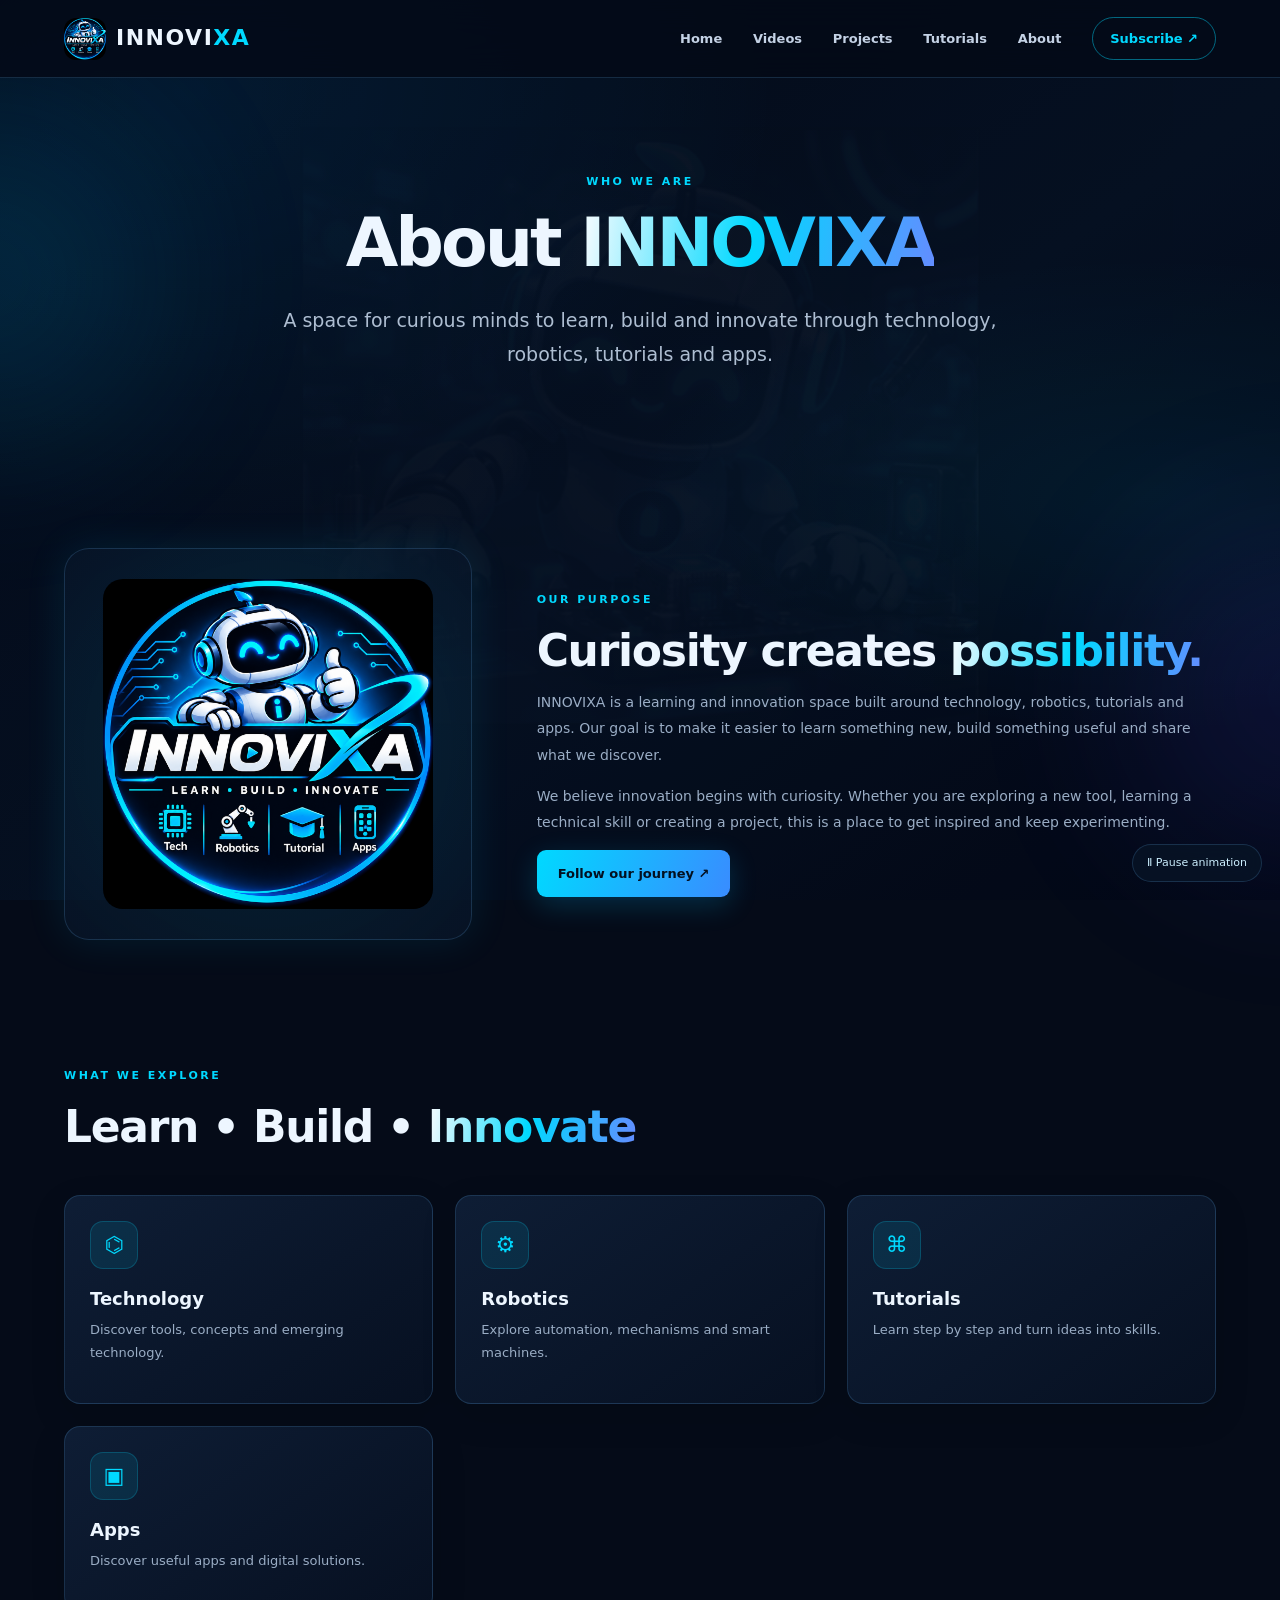
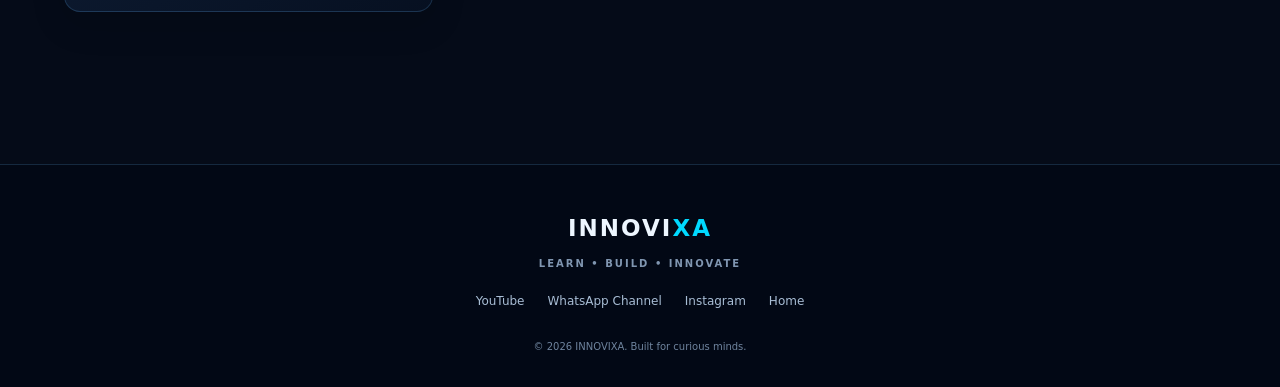
<file: about.html>
<!doctype html>
<html lang="en">
<head>
  <title>About | INNOVIXA</title>
  <meta charset="utf-8">
  <meta name="viewport" content="width=device-width, initial-scale=1">
  <meta name="theme-color" content="#030816">
  <link rel="icon" type="image/png" href="assets/innovixa-logo.png">
  <link rel="stylesheet" href="styles.css">
</head>
<body>
  <div class="robot-backdrop" aria-hidden="true"></div>
  <button class="motion-toggle" type="button" aria-pressed="false" aria-label="Pause background animation">Ⅱ Pause animation</button>
  <div class="ambient ambient-one"></div><div class="ambient ambient-two"></div>
  <header class="site-header">
    <a class="brand" href="index.html"><img src="assets/innovixa-logo.png" alt="INNOVIXA logo"><span>INNOVI<span class="cyan">XA</span></span></a>
    <button class="menu-toggle" aria-label="Toggle navigation" aria-expanded="false">☰</button>
    <nav id="nav">
      <a href="index.html">Home</a><a href="videos.html">Videos</a><a href="projects.html">Projects</a><a href="index.html#tutorials">Tutorials</a><a href="about.html">About</a>
      <a class="nav-cta" href="https://www.youtube.com/@INNOVIXA" target="_blank" rel="noopener">Subscribe ↗</a>
    </nav>
  </header>

  <main>
    <section class="section page-hero">
      <div class="eyebrow">WHO WE ARE</div>
      <h1>About <span class="gradient-text">INNOVIXA</span></h1>
      <p class="hero-lead">A space for curious minds to learn, build and innovate through technology, robotics, tutorials and apps.</p>
    </section>
    <section class="section about-section about-page">
      <div class="about-logo"><img src="assets/innovixa-logo.png" alt="INNOVIXA logo"></div>
      <div><div class="eyebrow">OUR PURPOSE</div><h2>Curiosity creates <span class="gradient-text">possibility.</span></h2>
      <p>INNOVIXA is a learning and innovation space built around technology, robotics, tutorials and apps. Our goal is to make it easier to learn something new, build something useful and share what we discover.</p>
      <p>We believe innovation begins with curiosity. Whether you are exploring a new tool, learning a technical skill or creating a project, this is a place to get inspired and keep experimenting.</p>
      <a class="button primary" href="https://www.youtube.com/@INNOVIXA" target="_blank" rel="noopener">Follow our journey ↗</a></div>
    </section>
    <section class="section sub-section">
      <div class="section-heading"><div><div class="eyebrow">WHAT WE EXPLORE</div><h2>Learn • Build • <span class="gradient-text">Innovate</span></h2></div></div>
      <div class="topic-grid">
        <article class="topic-card"><div class="topic-icon">⌬</div><h3>Technology</h3><p>Discover tools, concepts and emerging technology.</p></article>
        <article class="topic-card"><div class="topic-icon">⚙</div><h3>Robotics</h3><p>Explore automation, mechanisms and smart machines.</p></article>
        <article class="topic-card"><div class="topic-icon">⌘</div><h3>Tutorials</h3><p>Learn step by step and turn ideas into skills.</p></article>
        <article class="topic-card"><div class="topic-icon">▣</div><h3>Apps</h3><p>Discover useful apps and digital solutions.</p></article>
      </div>
    </section>
  </main>
  <footer><a class="footer-brand" href="index.html">INNOVI<span class="cyan">XA</span></a><p>LEARN <b>•</b> BUILD <b>•</b> INNOVATE</p><div class="footer-links"><a href="https://www.youtube.com/@INNOVIXA" target="_blank" rel="noopener">YouTube</a><a href="https://whatsapp.com/channel/0029Vb9S3fqEFeXifUevcA2J" target="_blank" rel="noopener">WhatsApp Channel</a><a href="https://www.instagram.com/innovixaa/" target="_blank" rel="noopener">Instagram</a><a href="index.html">Home</a></div><small>© <span id="year"></span> INNOVIXA. Built for curious minds.</small></footer>
  <script src="script.js"></script>
</body>
</html>
</file>
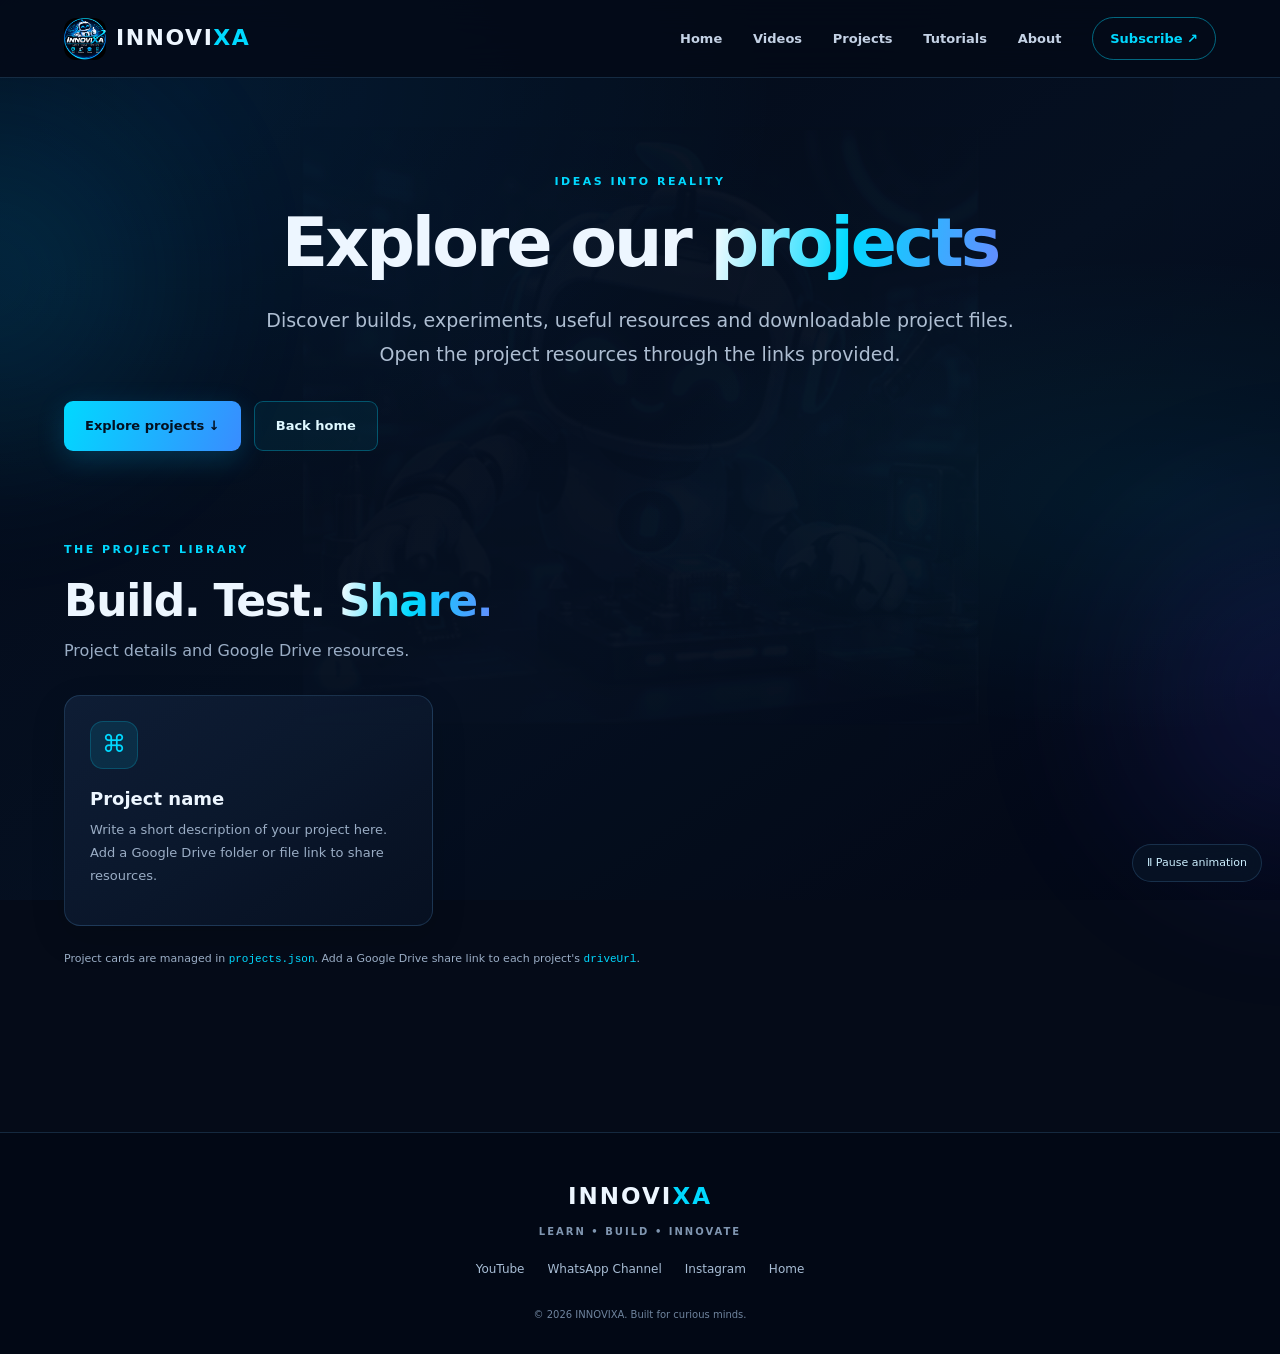
<file: projects.html>
<!doctype html>
<html lang="en">
<head>
  <title>Projects | INNOVIXA</title>
  <meta charset="utf-8">
  <meta name="viewport" content="width=device-width, initial-scale=1">
  <meta name="theme-color" content="#030816">
  <link rel="icon" type="image/png" href="assets/innovixa-logo.png">
  <link rel="stylesheet" href="styles.css">
</head>
<body>
  <div class="robot-backdrop" aria-hidden="true"></div>
  <button class="motion-toggle" type="button" aria-pressed="false" aria-label="Pause background animation">Ⅱ Pause animation</button>
  <div class="ambient ambient-one"></div><div class="ambient ambient-two"></div>
  <header class="site-header">
    <a class="brand" href="index.html"><img src="assets/innovixa-logo.png" alt="INNOVIXA logo"><span>INNOVI<span class="cyan">XA</span></span></a>
    <button class="menu-toggle" aria-label="Toggle navigation" aria-expanded="false">☰</button>
    <nav id="nav">
      <a href="index.html">Home</a><a href="videos.html">Videos</a><a href="projects.html">Projects</a><a href="index.html#tutorials">Tutorials</a><a href="about.html">About</a>
      <a class="nav-cta" href="https://www.youtube.com/@INNOVIXA" target="_blank" rel="noopener">Subscribe ↗</a>
    </nav>
  </header>

  <main>
    <section class="section page-hero">
      <div class="eyebrow">IDEAS INTO REALITY</div>
      <h1>Explore our <span class="gradient-text">projects</span></h1>
      <p class="hero-lead">Discover builds, experiments, useful resources and downloadable project files. Open the project resources through the links provided.</p>
      <div class="hero-actions"><a class="button primary" href="#project-list">Explore projects ↓</a><a class="button secondary" href="index.html">Back home</a></div>
    </section>
    <section class="section sub-section" id="project-list">
      <div class="section-heading"><div><div class="eyebrow">THE PROJECT LIBRARY</div><h2>Build. Test. <span class="gradient-text">Share.</span></h2><p>Project details and Google Drive resources.</p></div></div>
      <div id="project-grid" class="project-grid"></div>
      <p class="edit-note">Project cards are managed in <code>projects.json</code>. Add a Google Drive share link to each project's <code>driveUrl</code>.</p>
    </section>
  </main>
  <footer><a class="footer-brand" href="index.html">INNOVI<span class="cyan">XA</span></a><p>LEARN <b>•</b> BUILD <b>•</b> INNOVATE</p><div class="footer-links"><a href="https://www.youtube.com/@INNOVIXA" target="_blank" rel="noopener">YouTube</a><a href="https://whatsapp.com/channel/0029Vb9S3fqEFeXifUevcA2J" target="_blank" rel="noopener">WhatsApp Channel</a><a href="https://www.instagram.com/innovixaa/" target="_blank" rel="noopener">Instagram</a><a href="index.html">Home</a></div><small>© <span id="year"></span> INNOVIXA. Built for curious minds.</small></footer>
  <script src="script.js"></script>
</body>
</html>
</file>
<file: styles.css>
:root{color-scheme:dark;--bg:#050b18;--text:#edf6ff;--muted:#9aadc5;--cyan:#00d9ff;--line:rgba(105,190,255,.18);--max:1180px}
*{box-sizing:border-box}html{scroll-behavior:smooth;scroll-padding-top:90px}body{margin:0;min-width:320px;background:#050b18;color:var(--text);font-family:Inter,system-ui,-apple-system,"Segoe UI",sans-serif;line-height:1.65;overflow-x:hidden}
body:before{content:"";position:fixed;inset:0;z-index:-3;pointer-events:none;background:radial-gradient(ellipse at 15% 10%,rgba(0,153,255,.13),transparent 38%),radial-gradient(ellipse at 90% 55%,rgba(0,220,255,.08),transparent 34%),linear-gradient(145deg,#050b18,#071326 55%,#030816)}
a{color:inherit;text-decoration:none}img{display:block;max-width:100%;height:auto}button{font:inherit}
.robot-backdrop{position:fixed;inset:0;z-index:-2;pointer-events:none;background:linear-gradient(90deg,rgba(3,8,22,.93),rgba(3,8,22,.86)),url("assets/robot-workshop.gif") center 42%/min(680px,75vw) auto no-repeat;opacity:.22;filter:saturate(.75)}
.ambient{position:fixed;width:340px;height:340px;border-radius:50%;filter:blur(90px);opacity:.12;pointer-events:none;z-index:-1;animation:drift 14s ease-in-out infinite alternate}.ambient-one{background:#00bfff;top:12%;left:-180px}.ambient-two{background:#514bff;right:-190px;bottom:4%;animation-delay:-6s}
@keyframes drift{to{transform:translate(55px,-35px) scale(1.15)}}@keyframes float{50%{transform:translateY(-13px)}}@keyframes spin{to{rotate:360deg}}
.site-header{height:78px;padding:0 max(5vw,24px);display:flex;align-items:center;justify-content:space-between;gap:28px;position:sticky;top:0;z-index:20;background:rgba(4,10,23,.84);border-bottom:1px solid var(--line);backdrop-filter:blur(18px)}
.brand{display:flex;align-items:center;gap:10px;font-weight:900;font-size:22px;letter-spacing:1.5px;white-space:nowrap}.brand img{width:42px;height:42px;object-fit:contain;border-radius:12px}.cyan{color:var(--cyan)}
nav{display:flex;align-items:center;gap:clamp(14px,2.4vw,32px)}nav a{font-size:13px;color:#c4d2e5;font-weight:650;transition:color .2s}nav a:hover{color:var(--cyan)}.nav-cta{padding:10px 17px;border:1px solid rgba(0,217,255,.45);border-radius:30px;color:var(--cyan)}
.menu-toggle{display:none;background:transparent;color:white;border:1px solid var(--line);border-radius:9px;padding:7px 12px;font-size:22px;cursor:pointer}.motion-toggle{position:fixed;right:18px;bottom:18px;z-index:30;border:1px solid var(--line);border-radius:30px;background:rgba(7,19,37,.9);color:#ccefff;padding:9px 14px;font-size:11px;backdrop-filter:blur(12px);cursor:pointer}
.section{width:min(var(--max),90%);margin:0 auto;padding:92px 0}.hero{min-height:calc(100vh - 78px);display:grid;grid-template-columns:1.1fr .9fr;align-items:center;gap:55px;position:relative;padding-top:75px;padding-bottom:100px}
.hero-copy{max-width:650px}.eyebrow{color:var(--cyan);font-size:11px;font-weight:850;letter-spacing:2.5px;text-transform:uppercase;margin-bottom:17px}.pulse{display:inline-block;width:7px;height:7px;background:#31e6b2;border-radius:50%;margin-right:9px;box-shadow:0 0 14px #31e6b2}
h1,h2,h3,p{margin-top:0}h1{font-size:clamp(46px,7vw,82px);line-height:1.04;letter-spacing:-3px;margin-bottom:24px;font-weight:850}h2{font-size:clamp(30px,4vw,44px);line-height:1.15;letter-spacing:-1.3px;margin-bottom:12px}h3{line-height:1.3}.gradient-text{background:linear-gradient(100deg,#eafaff 4%,#00d9ff 48%,#648cff 100%);-webkit-background-clip:text;background-clip:text;color:transparent}
.hero-lead{font-size:clamp(16px,1.6vw,19px);line-height:1.8;color:#aebed2;max-width:620px;margin-bottom:30px}.hero-actions{display:flex;flex-wrap:wrap;gap:13px}.button{display:inline-flex;align-items:center;justify-content:center;gap:9px;padding:13px 21px;border-radius:9px;font-weight:800;font-size:13px;transition:transform .2s,box-shadow .2s}.button:hover{transform:translateY(-3px)}.button.primary{background:linear-gradient(110deg,#00d9ff,#398cff);color:#031020;box-shadow:0 8px 28px rgba(0,190,255,.2)}.button.secondary{border:1px solid rgba(0,217,255,.3);background:rgba(0,217,255,.06);color:#dff8ff}
.hero-tags{display:flex;align-items:center;gap:13px;margin-top:34px;color:#91a8c2;font-size:10px;font-weight:800;letter-spacing:1.6px}.hero-tags i{width:4px;height:4px;background:var(--cyan);border-radius:50%}
.hero-art{min-height:440px;display:grid;place-items:center;position:relative;isolation:isolate}.logo-frame{width:min(390px,78%);aspect-ratio:1;display:grid;place-items:center;border-radius:34px;background:radial-gradient(circle,rgba(0,202,255,.13),rgba(7,19,38,.62) 65%);border:1px solid rgba(0,217,255,.2);box-shadow:0 0 45px rgba(0,205,255,.12),inset 0 0 55px rgba(0,180,255,.08);animation:float 6s ease-in-out infinite}.logo-frame img{width:78%;height:78%;object-fit:contain;border-radius:24px;filter:drop-shadow(0 15px 28px rgba(0,0,0,.3))}
.orbit{position:absolute;width:95%;height:64%;border:1px solid rgba(0,217,255,.23);border-radius:50%;transform:rotate(-28deg);z-index:-1;animation:spin 24s linear infinite}.orbit-b{width:110%;height:45%;transform:rotate(40deg);border-color:rgba(100,130,255,.22);animation-direction:reverse}.float-chip{position:absolute;padding:9px 15px;border:1px solid rgba(0,217,255,.28);border-radius:9px;background:rgba(7,20,39,.88);color:#c9f6ff;font-size:10px;font-weight:850;letter-spacing:1.3px;box-shadow:0 0 30px rgba(0,205,255,.1)}.chip-top{top:12%;right:0}.chip-bottom{bottom:12%;left:0}.scroll-cue{position:absolute;bottom:30px;left:0;color:#7791ae;font-size:9px;letter-spacing:2px;font-weight:800}.scroll-cue span{color:var(--cyan);margin-left:10px}
.section-heading{display:flex;justify-content:space-between;align-items:end;gap:25px;margin-bottom:30px}.section-heading p{color:var(--muted);margin:0}.text-link,.card-link{color:var(--cyan);font-size:12px;font-weight:800}
.video-grid,.project-grid,.topic-grid{display:grid;grid-template-columns:repeat(3,minmax(0,1fr));gap:22px}.video-card,.project-card,.topic-card{min-width:0;overflow:hidden;border:1px solid var(--line);border-radius:16px;background:linear-gradient(145deg,rgba(15,31,55,.94),rgba(7,17,34,.94));box-shadow:0 12px 35px rgba(0,0,0,.13);transition:transform .25s,border-color .25s,box-shadow .25s}.video-card:hover,.project-card:hover,.topic-card:hover{transform:translateY(-6px);border-color:rgba(0,217,255,.48);box-shadow:0 18px 40px rgba(0,160,255,.1)}
.video-thumbnail{position:relative;width:100%;aspect-ratio:16/9;overflow:hidden;background:#0b1930}.video-thumbnail img{width:100%;height:100%;object-fit:cover;transition:transform .4s}.video-card:hover .video-thumbnail img{transform:scale(1.045)}.video-type{position:absolute;right:12px;top:12px;padding:5px 10px;border-radius:30px;background:var(--cyan);color:#031020;font-size:9px;font-weight:900;letter-spacing:1px}.video-type.short-label{background:#ff4d83;color:white}.video-info{padding:17px}.video-info h3{font-size:14px;margin-bottom:8px;color:#edf8ff}.video-info p{font-size:11px;color:var(--muted);margin-bottom:12px}
.project-card{padding:25px}.project-symbol,.topic-icon{width:48px;height:48px;display:grid;place-items:center;border-radius:13px;background:rgba(0,217,255,.1);border:1px solid rgba(0,217,255,.2);color:var(--cyan);font-size:24px;margin-bottom:18px}.project-card h3,.topic-card h3{font-size:18px;margin-bottom:9px}.project-card p,.topic-card p{font-size:13px;color:var(--muted);line-height:1.75}.project-card .button{margin-top:8px}.project-card .card-link{display:inline-block;margin:14px 0 0 12px}
.page-hero{text-align:center;padding-top:95px;padding-bottom:55px}.page-hero h1{font-size:clamp(42px,6vw,68px)}.page-hero .hero-lead{margin-left:auto;margin-right:auto;max-width:760px}.sub-section{padding-top:35px}.edit-note{font-size:11px;color:var(--muted);margin-top:24px}.edit-note code{color:var(--cyan)}
.about-section{display:grid;grid-template-columns:.75fr 1.25fr;gap:65px;align-items:center}.about-logo{display:grid;place-items:center;padding:30px;border:1px solid var(--line);border-radius:25px;background:radial-gradient(circle,rgba(0,217,255,.13),rgba(9,22,42,.7));box-shadow:0 0 40px rgba(0,205,255,.1)}.about-logo img{width:min(100%,330px);aspect-ratio:1;object-fit:contain;border-radius:20px}.about-section p{color:var(--muted);font-size:14px;line-height:1.9}.topic-card{padding:25px}.topic-icon{font-size:22px}
.video-filters{display:flex;flex-wrap:wrap;gap:10px;margin:25px 0}.video-filter{padding:10px 20px;border-radius:30px;border:1px solid rgba(0,217,255,.25);background:rgba(9,21,42,.9);color:var(--text);font-size:12px;font-weight:800;cursor:pointer;transition:.2s}.video-filter:hover,.video-filter.active{background:linear-gradient(110deg,#00cfff,#168cff);color:#030816;border-color:var(--cyan)}
.loading-card,.empty-card{grid-column:1/-1;padding:30px;text-align:center;border:1px dashed var(--line);border-radius:12px;color:var(--muted)}footer{margin-top:60px;padding:45px 5vw 28px;text-align:center;border-top:1px solid var(--line);background:rgba(3,9,20,.65)}.footer-brand{font-size:23px;font-weight:900;letter-spacing:2px}footer p{margin:8px 0 20px;color:#8096b1;font-size:10px;font-weight:800;letter-spacing:2px}.footer-links{display:flex;justify-content:center;flex-wrap:wrap;gap:23px;margin:20px 0}.footer-links a{font-size:12px;color:#a8bdd5}.footer-links a:hover{color:var(--cyan)}footer small{font-size:10px;color:#6f849e}
.reveal{opacity:0;transform:translateY(22px);transition:opacity .7s ease,transform .7s ease}.reveal.is-visible{opacity:1;transform:none}.motion-paused *, .motion-paused *:before,.motion-paused *:after{animation-play-state:paused!important;scroll-behavior:auto!important}
@media(max-width:850px){.hero{grid-template-columns:1fr;gap:15px;min-height:auto;padding-top:85px;text-align:center}.hero-copy{margin:auto}.hero-actions,.hero-tags{justify-content:center}.hero-art{min-height:390px}.scroll-cue{left:50%;transform:translateX(-50%);white-space:nowrap}.video-grid,.project-grid,.topic-grid{grid-template-columns:repeat(2,minmax(0,1fr))}.about-section{gap:35px}.site-header{padding:0 5%}}
@media(max-width:650px){.site-header{height:68px}.brand{font-size:18px}.brand img{width:36px;height:36px}.menu-toggle{display:block}nav{display:none;position:absolute;top:68px;left:0;right:0;padding:18px 6%;background:rgba(4,11,25,.98);border-bottom:1px solid var(--line);align-items:stretch;flex-direction:column;gap:0}nav.open{display:flex}nav a{padding:12px 0}.nav-cta{padding:10px 14px;margin-top:8px;text-align:center}.section{width:88%;padding:65px 0}.hero{padding-top:65px;padding-bottom:100px}h1{letter-spacing:-2px}.hero-art{min-height:310px}.logo-frame{width:min(280px,75%)}.float-chip{font-size:8px}.video-grid,.project-grid,.topic-grid{grid-template-columns:1fr}.section-heading{align-items:start;flex-direction:column}.page-hero{padding-top:65px}.about-section{grid-template-columns:1fr}.about-logo img{max-width:230px}.motion-toggle{right:10px;bottom:10px;padding:8px 11px;font-size:10px}.footer-links{gap:14px}}
@media(prefers-reduced-motion:reduce){*,*:before,*:after{scroll-behavior:auto!important;animation-duration:.01ms!important;animation-iteration-count:1!important;transition-duration:.01ms!important}.reveal{opacity:1;transform:none}}
</file>
